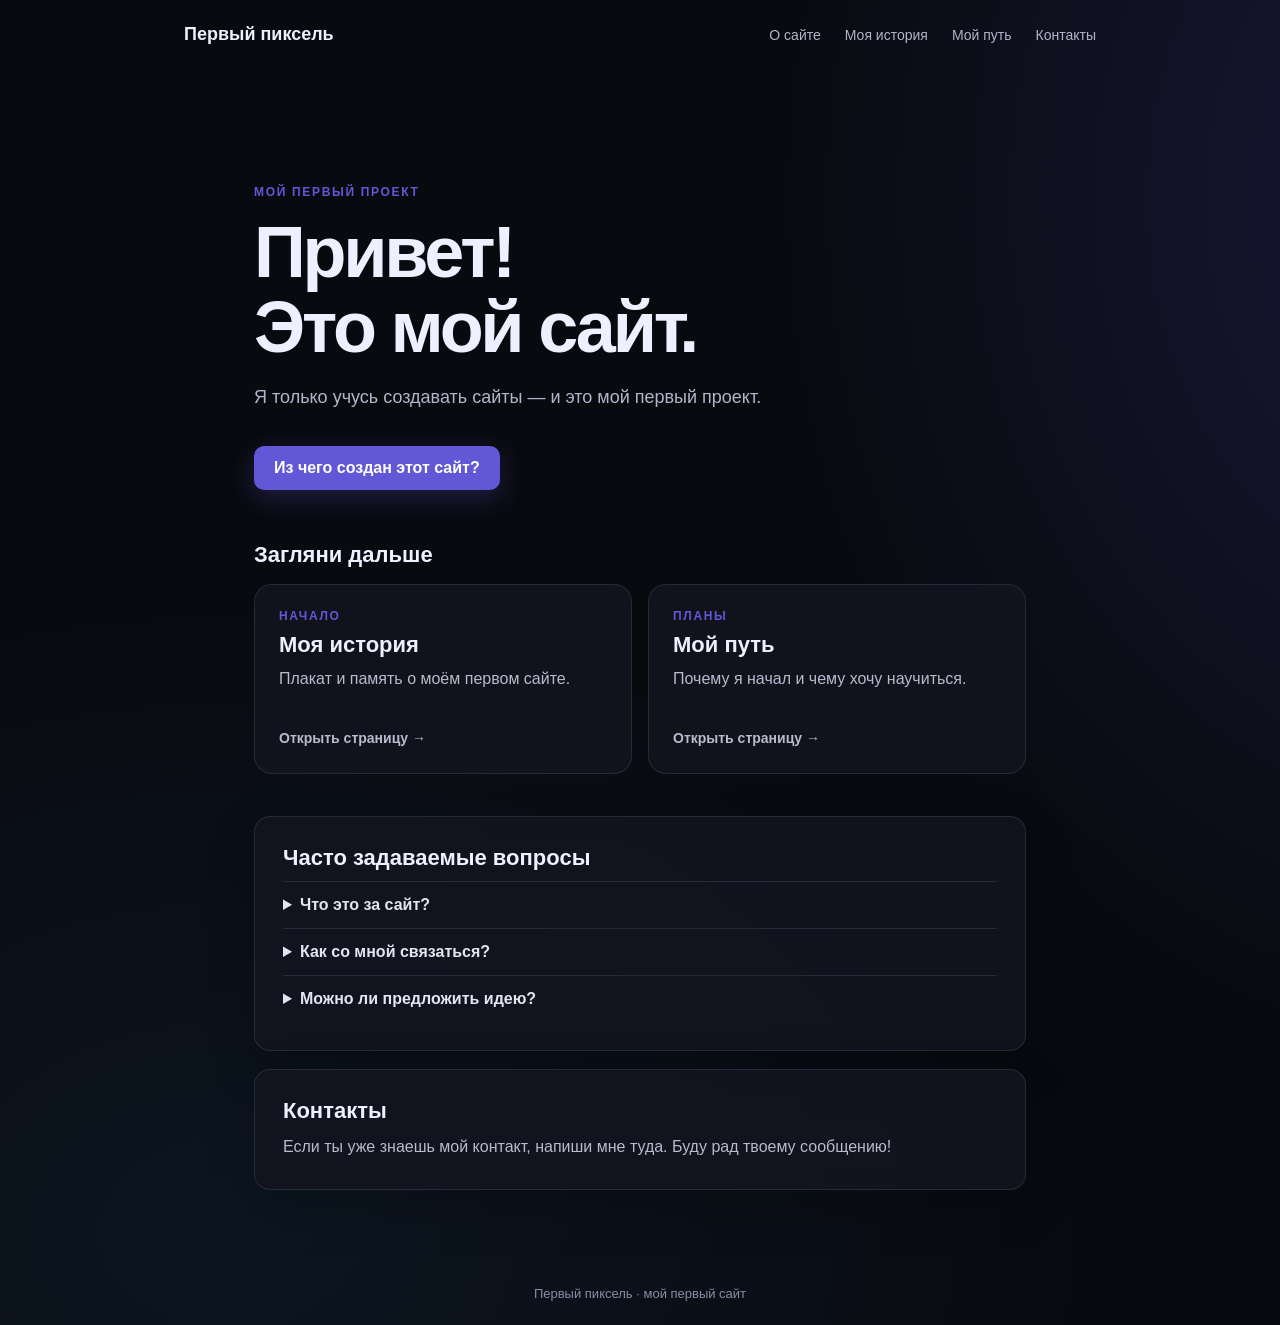
<file: index.html>
<!doctype html>
<html lang="ru">
<head>
  <meta charset="UTF-8">
  <meta name="viewport" content="width=device-width, initial-scale=1.0">
  <title>Первый пиксель — мой первый сайт</title>
  <meta name="description" content="Мой первый сайт: история, первые шаги в создании сайтов и планы на будущее.">
  <meta name="theme-color" content="#090a10">
  <link rel="stylesheet" href="style.css">
  <script src="script.js" defer></script>
</head>
<body>
  <a class="skip-link" href="#main">Перейти к содержимому</a>
  <header class="topbar">
    <a class="logo" href="#main">Первый пиксель</a>
    <nav aria-label="Основная навигация">
      <a href="#about">О сайте</a>
      <a href="story.html">Моя история</a>
      <a href="journey.html">Мой путь</a>
      <a href="#contact">Контакты</a>
    </nav>
  </header>

  <main id="main">
    <section class="hero">
      <p class="eyebrow">МОЙ ПЕРВЫЙ ПРОЕКТ</p>
      <h1>Привет!<br>Это мой сайт.</h1>
      <p class="intro">Я только учусь создавать сайты — и это мой первый проект.</p>
      <button id="hello-button" type="button" aria-controls="fact-card" aria-expanded="false">Из чего создан этот сайт?</button>
    </section>

    <section id="fact-card" class="info-card fact-card" hidden aria-labelledby="fact-title">
      <button id="close-fact" class="close-button" type="button" aria-label="Закрыть карточку">×</button>
      <p class="eyebrow">НЕМНОГО О МОЁМ САЙТЕ</p>
      <h2 id="fact-title">Как я его сделал?</h2>
      <p>Сначала я добавил на страницу текст и кнопки, потом выбрал цвета и оформление. HTML помогает разместить содержимое, CSS отвечает за внешний вид, а JavaScript — за действия. Например, благодаря ему открывается эта карточка. Я только учусь, и этот сайт — мой первый шаг.</p>
    </section>

    <section class="page-links" aria-labelledby="page-links-title">
      <h2 id="page-links-title">Загляни дальше</h2>
      <div class="page-link-grid">
        <a class="page-link-card" href="story.html">
          <span class="eyebrow">НАЧАЛО</span>
          <strong>Моя история</strong>
          <span>Плакат и память о моём первом сайте.</span>
          <span class="page-link-arrow">Открыть страницу <span aria-hidden="true">→</span></span>
        </a>
        <a class="page-link-card" href="journey.html">
          <span class="eyebrow">ПЛАНЫ</span>
          <strong>Мой путь</strong>
          <span>Почему я начал и чему хочу научиться.</span>
          <span class="page-link-arrow">Открыть страницу <span aria-hidden="true">→</span></span>
        </a>
      </div>
    </section>

    <section id="about" class="info-card">
      <h2>Часто задаваемые вопросы</h2>
      <details>
        <summary>Что это за сайт?</summary>
        <p>Это мой первый сайт. Я только начинаю учиться создавать сайты.</p>
      </details>
      <details>
        <summary>Как со мной связаться?</summary>
        <p>Конечно! Если у тебя есть мой контакт, напиши мне — я буду рад.</p>
      </details>
      <details>
        <summary>Можно ли предложить идею?</summary>
        <p>Конечно! Буду с радостью ждать ваши идеи и предложения.</p>
      </details>
    </section>

    <section id="contact" class="info-card contact-card">
      <h2>Контакты</h2>
      <p>Если ты уже знаешь мой контакт, напиши мне туда. Буду рад твоему сообщению!</p>
    </section>
  </main>

  <footer>Первый пиксель · мой первый сайт</footer>
</body>
</html>
</file>
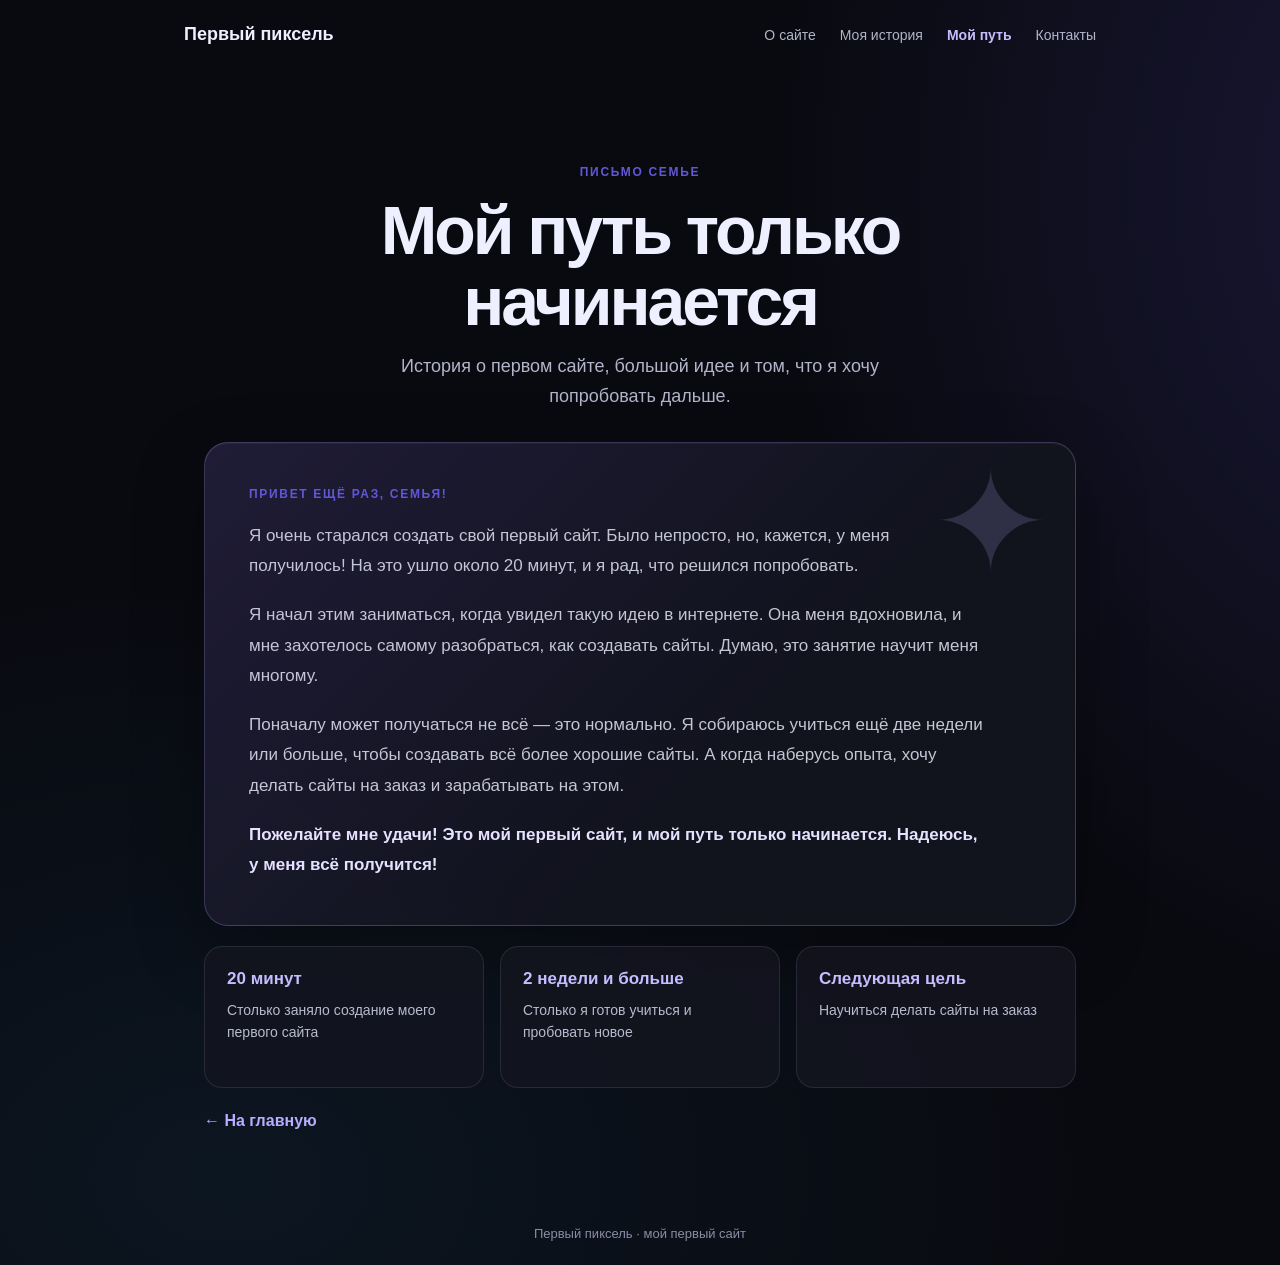
<file: journey.html>
<!doctype html>
<html lang="ru">
<head>
  <meta charset="UTF-8">
  <meta name="viewport" content="width=device-width, initial-scale=1.0">
  <title>Мой путь — Первый пиксель</title>
  <meta name="description" content="Мой рассказ о первом сайте, обучении и планах создавать сайты на заказ.">
  <meta name="theme-color" content="#090a10">
  <link rel="stylesheet" href="style.css">
</head>
<body>
  <a class="skip-link" href="#main">Перейти к содержимому</a>
  <header class="topbar">
    <a class="logo" href="index.html">Первый пиксель</a>
    <nav aria-label="Основная навигация">
      <a href="index.html#about">О сайте</a>
      <a href="story.html">Моя история</a>
      <a href="journey.html" aria-current="page">Мой путь</a>
      <a href="index.html#contact">Контакты</a>
    </nav>
  </header>

  <main id="main" class="journey-main">
    <section class="journey-hero">
      <p class="eyebrow">ПИСЬМО СЕМЬЕ</p>
      <h1>Мой путь только начинается</h1>
      <p class="intro">История о первом сайте, большой идее и том, что я хочу попробовать дальше.</p>
    </section>

    <article class="journey-letter">
      <div class="journey-letter-content">
        <p class="eyebrow">ПРИВЕТ ЕЩЁ РАЗ, СЕМЬЯ!</p>
        <p>Я очень старался создать свой первый сайт. Было непросто, но, кажется, у меня получилось! На это ушло около 20 минут, и я рад, что решился попробовать.</p>
        <p>Я начал этим заниматься, когда увидел такую идею в интернете. Она меня вдохновила, и мне захотелось самому разобраться, как создавать сайты. Думаю, это занятие научит меня многому.</p>
        <p>Поначалу может получаться не всё — это нормально. Я собираюсь учиться ещё две недели или больше, чтобы создавать всё более хорошие сайты. А когда наберусь опыта, хочу делать сайты на заказ и зарабатывать на этом.</p>
        <p class="journey-signoff">Пожелайте мне удачи! Это мой первый сайт, и мой путь только начинается. Надеюсь, у меня всё получится!</p>
      </div>
      <span class="journey-spark" aria-hidden="true">✦</span>
    </article>

    <section class="journey-steps" aria-label="Мои планы">
      <article class="journey-step">
        <strong>20 минут</strong>
        <span>Столько заняло создание моего первого сайта</span>
      </article>
      <article class="journey-step">
        <strong>2 недели и больше</strong>
        <span>Столько я готов учиться и пробовать новое</span>
      </article>
      <article class="journey-step">
        <strong>Следующая цель</strong>
        <span>Научиться делать сайты на заказ</span>
      </article>
    </section>

    <a class="back-link" href="index.html">← На главную</a>
  </main>

  <footer>Первый пиксель · мой первый сайт</footer>
</body>
</html>
</file>
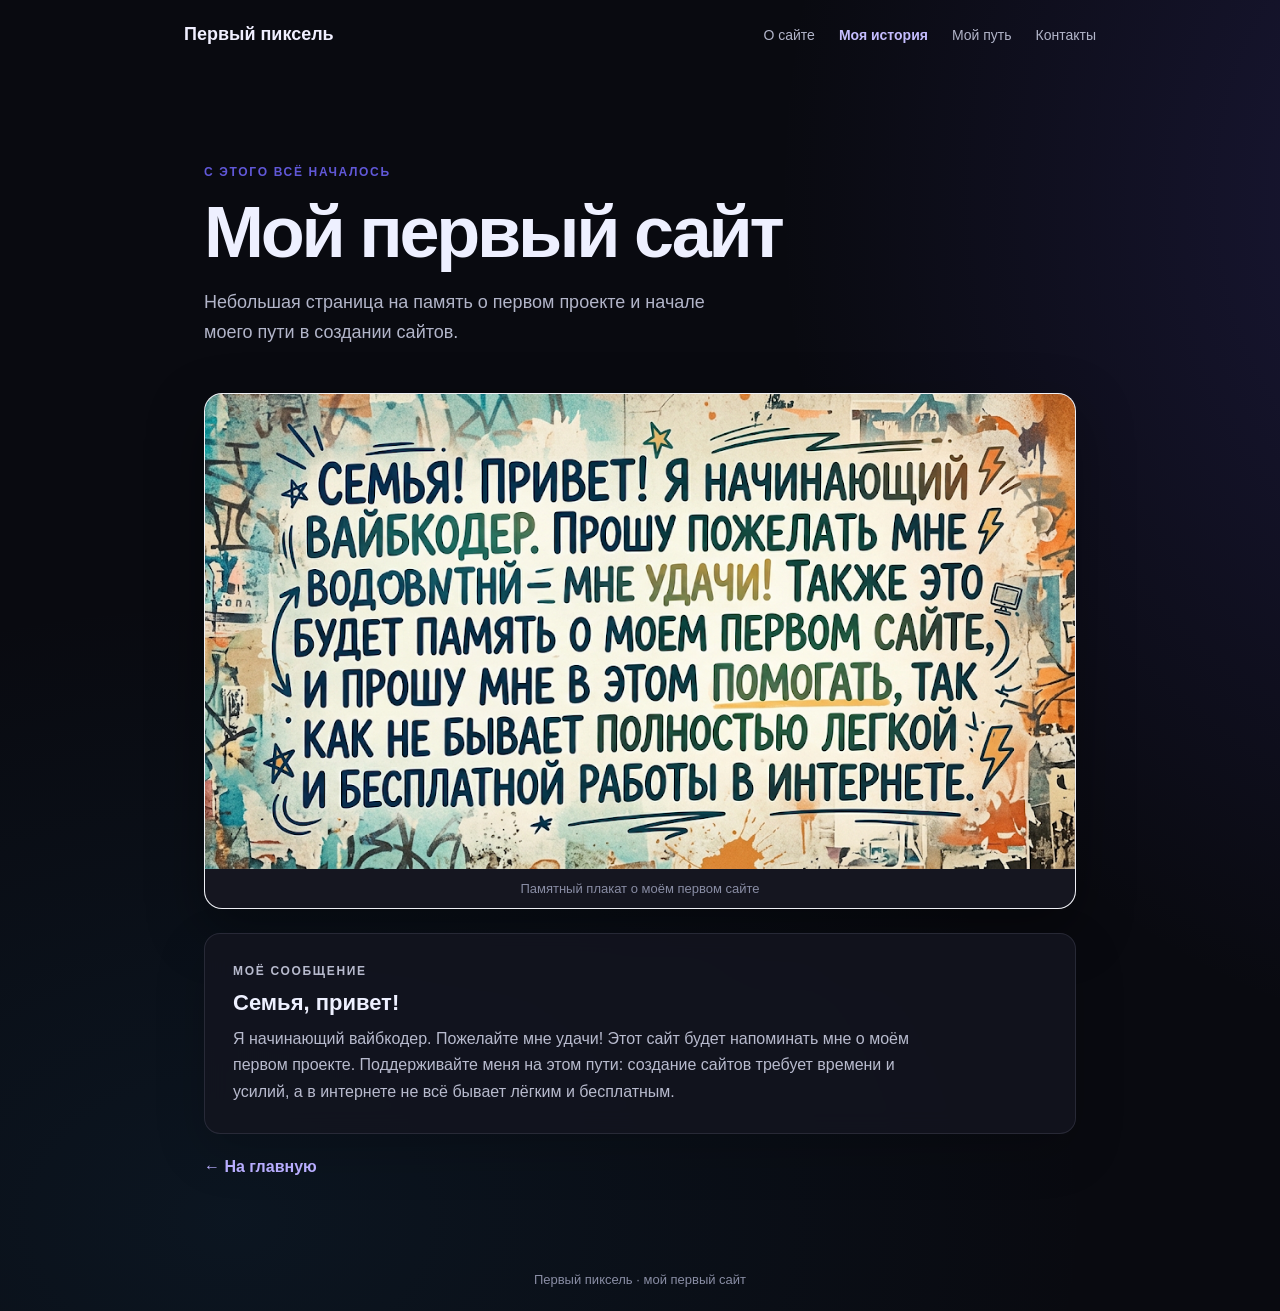
<file: story.html>
<!doctype html>
<html lang="ru">
<head>
  <meta charset="UTF-8">
  <meta name="viewport" content="width=device-width, initial-scale=1.0">
  <title>Моя история — Первый пиксель</title>
  <meta name="description" content="Памятная страница о моём первом сайте и начале пути в создании сайтов.">
  <meta name="theme-color" content="#090a10">
  <link rel="stylesheet" href="style.css">
</head>
<body>
  <a class="skip-link" href="#main">Перейти к содержимому</a>
  <header class="topbar">
    <a class="logo" href="index.html">Первый пиксель</a>
    <nav aria-label="Основная навигация">
      <a href="index.html#about">О сайте</a>
      <a href="story.html" aria-current="page">Моя история</a>
      <a href="journey.html">Мой путь</a>
      <a href="index.html#contact">Контакты</a>
    </nav>
  </header>

  <main id="main" class="story-main">
    <section class="story-hero">
      <p class="eyebrow">С ЭТОГО ВСЁ НАЧАЛОСЬ</p>
      <h1>Мой первый сайт</h1>
      <p class="intro">Небольшая страница на память о первом проекте и начале моего пути в создании сайтов.</p>
    </section>

    <figure class="story-poster">
      <img src="images/my-first-site-poster.png" alt="Плакат: семья, привет! Я начинающий вайбкодер. Пожелайте мне удачи — этот сайт станет памятью о моём первом проекте.">
      <figcaption>Памятный плакат о моём первом сайте</figcaption>
    </figure>

    <section class="info-card story-note">
      <p class="eyebrow">МОЁ СООБЩЕНИЕ</p>
      <h2>Семья, привет!</h2>
      <p>Я начинающий вайбкодер. Пожелайте мне удачи! Этот сайт будет напоминать мне о моём первом проекте. Поддерживайте меня на этом пути: создание сайтов требует времени и усилий, а в интернете не всё бывает лёгким и бесплатным.</p>
    </section>

    <a class="back-link" href="index.html">← На главную</a>
  </main>

  <footer>Первый пиксель · мой первый сайт</footer>
</body>
</html>
</file>
<file: style.css>
:root {
  color-scheme: light;
  font-family: "Segoe UI", Arial, sans-serif;
  color: #20263a;
  background: #f5f6fb;
}

* { box-sizing: border-box; }
html { scroll-behavior: smooth; }

body {
  margin: 0;
  min-height: 100vh;
  background: radial-gradient(circle at 75% 15%, #e5e7ff 0, transparent 30%), #f5f6fb;
}

.topbar {
  max-width: 960px;
  margin: 0 auto;
  padding: 24px 24px;
  display: flex;
  justify-content: space-between;
  align-items: center;
}

.logo { font-weight: 700; font-size: 18px; color: #20263a; text-decoration: none; }
nav { display: flex; gap: 24px; }
nav a { color: #596078; text-decoration: none; font-size: 14px; }
nav a:hover { color: #6158d8; }

main { max-width: 820px; margin: 0 auto; padding: 40px 24px 72px; }
.hero { padding: 64px 0 52px; }
.eyebrow { color: #6158d8; font-size: 12px; font-weight: 700; letter-spacing: 0.14em; }
h1 { margin: 16px 0; font-size: clamp(42px, 8vw, 72px); line-height: 1.04; letter-spacing: -0.045em; }
.intro { max-width: 520px; color: #596078; font-size: 18px; line-height: 1.65; }
button { margin-top: 16px; padding: 13px 20px; border: 0; border-radius: 10px; background: #6158d8; color: white; font: inherit; font-weight: 600; cursor: pointer; }
button:hover { background: #4e45c2; }
button:focus-visible, a:focus-visible { outline: 3px solid #a9a4ff; outline-offset: 3px; }
.message { min-height: 24px; color: #4e45c2; font-weight: 600; }
.info-card { margin-top: 18px; padding: 28px; border: 1px solid #e6e8f0; border-radius: 16px; background: rgba(255, 255, 255, 0.82); }
h2 { margin: 0 0 10px; font-size: 22px; }
.info-card p { margin: 0; color: #596078; line-height: 1.65; }
footer { padding: 24px; text-align: center; color: #858ba0; font-size: 13px; }

@media (max-width: 520px) {
  .topbar { padding: 18px; }
  nav { gap: 14px; }
  main { padding: 20px 18px 52px; }
  .hero { padding: 56px 0 36px; }
  .info-card { padding: 22px; }
}

details { padding: 14px 0; border-top: 1px solid #e6e8f0; }
details:first-of-type { margin-top: 8px; }
summary { color: #30364b; font-weight: 600; cursor: pointer; }
details p { padding-top: 8px; }
.contact-card a { color: #6158d8; }
.contact-note { margin-top: 8px !important; font-size: 14px; }

.fact-card {
  position: relative;
  margin: -12px 0 42px;
  border-color: #d8d5ff;
}

.fact-list {
  padding-left: 22px;
  color: #596078;
  line-height: 1.65;
}

.fact-list li + li { margin-top: 8px; }
.fact-list strong { color: #30364b; }
.fact-card[hidden] { display: none; }

.close-button {
  position: absolute;
  top: 16px;
  right: 16px;
  width: 34px;
  height: 34px;
  margin: 0;
  padding: 0;
  border-radius: 50%;
  background: #f0efff;
  color: #4e45c2;
  font-size: 24px;
  line-height: 1;
}

.close-button:hover { background: #e4e1ff; }

.story-main { max-width: 920px; }
.story-hero { padding: 44px 0 28px; }
.story-hero h1 { margin-bottom: 12px; }
.story-poster { margin: 0; overflow: hidden; border: 1px solid #e6e8f0; border-radius: 18px; background: white; box-shadow: 0 16px 40px rgba(32, 38, 58, 0.08); }
.story-poster img { display: block; width: 100%; height: auto; }
.story-poster figcaption { padding: 12px 18px; color: #858ba0; text-align: center; font-size: 13px; }
.story-note { margin-top: 24px; }
.story-note .eyebrow { margin-bottom: 8px; }
.story-note p:last-child { max-width: 720px; }
.back-link { display: inline-block; margin-top: 24px; color: #6158d8; font-weight: 600; text-decoration: none; }
.back-link:hover { text-decoration: underline; }
nav a[aria-current="page"] { color: #6158d8; font-weight: 700; }

@media (max-width: 520px) {
  .topbar { align-items: flex-start; gap: 14px; }
  nav { flex-wrap: wrap; justify-content: flex-end; }
  .story-poster { border-radius: 12px; }
}

/* Тёмная тема и плавные эффекты */
:root {
  color-scheme: dark;
  color: #eef0ff;
  background: #090a10;
}

body {
  background:
    radial-gradient(ellipse at 78% 10%, rgba(98, 82, 220, 0.20), transparent 34%),
    radial-gradient(ellipse at 12% 62%, rgba(30, 105, 155, 0.12), transparent 36%),
    #090a10;
  background-size: 150% 150%;
  animation: background-drift 22s ease-in-out infinite alternate;
}

.logo { color: #f0efff; transition: color 220ms ease, text-shadow 220ms ease; }
.logo:hover { color: #c5bdff; text-shadow: 0 0 22px rgba(154, 139, 255, 0.45); }
nav a { color: #b2b5c9; transition: color 220ms ease, transform 220ms ease; }
nav a:hover { color: #d0caff; transform: translateY(-2px); }
nav a[aria-current="page"] { color: #c5bdff; }

.intro { color: #b2b5c9; }
.info-card {
  border-color: rgba(173, 176, 210, 0.14);
  background: rgba(20, 21, 31, 0.84);
  box-shadow: 0 18px 50px rgba(0, 0, 0, 0.18);
  backdrop-filter: blur(12px);
  transition: transform 260ms ease, border-color 260ms ease, box-shadow 260ms ease;
}
.info-card:hover {
  transform: translateY(-3px);
  border-color: rgba(157, 143, 255, 0.38);
  box-shadow: 0 22px 56px rgba(0, 0, 0, 0.3), 0 0 28px rgba(97, 88, 216, 0.08);
}
.info-card p, .fact-list { color: #b8bbce; }
.fact-list strong, summary { color: #e4e5f2; }
details { border-color: rgba(173, 176, 210, 0.14); }
.contact-card a, .back-link { color: #b8adff; }
.contact-note, footer { color: #898da4; }
.close-button { background: #28253f; color: #d4ceff; }
.close-button:hover { background: #383253; }
.close-button:focus-visible { outline: 2px solid rgba(197, 189, 255, 0.72); outline-offset: 1px; }
.story-poster { border-color: rgba(173, 176, 210, 0.18); box-shadow: 0 20px 55px rgba(0, 0, 0, 0.35); }
.story-poster figcaption { color: #898da4; background: #151620; }

button {
  box-shadow: 0 8px 26px rgba(97, 88, 216, 0.26);
  transition: transform 220ms ease, background 220ms ease, box-shadow 220ms ease;
}
button:hover { transform: translateY(-3px); box-shadow: 0 12px 32px rgba(97, 88, 216, 0.4); }
button:active { transform: translateY(0) scale(0.98); }

body > .topbar, main > :not([hidden]), body > footer {
  animation: reveal-up 760ms cubic-bezier(0.2, 0.75, 0.25, 1) both;
}
main > :nth-child(2) { animation-delay: 120ms; }
main > :nth-child(3) { animation-delay: 220ms; }
main > :nth-child(4) { animation-delay: 320ms; }
body > footer { animation-delay: 380ms; }
.story-poster {
  transition: transform 320ms ease, box-shadow 320ms ease;
}
.story-poster:hover { transform: translateY(-4px); box-shadow: 0 26px 64px rgba(0, 0, 0, 0.42); }
.story-poster img { transition: transform 650ms cubic-bezier(0.2, 0.75, 0.25, 1), filter 650ms ease; }
.story-poster:hover img { transform: scale(1.035); filter: saturate(1.08); }
.story-poster figcaption { transition: transform 260ms ease, color 260ms ease; }
.story-poster:hover figcaption { transform: translateY(-2px); color: #bdb4ff; }

@keyframes reveal-up {
  from { opacity: 0; filter: blur(4px); }
  to { opacity: 1; filter: blur(0); }
}
@keyframes background-drift {
  from { background-position: 0% 0%; }
  to { background-position: 100% 100%; }
}

@media (prefers-reduced-motion: reduce) {
  *, *::before, *::after {
    scroll-behavior: auto !important;
    animation-duration: 0.01ms !important;
    animation-iteration-count: 1 !important;
    transition-duration: 0.01ms !important;
  }
}

.journey-main { max-width: 920px; }
.journey-hero { padding: 44px 0 30px; text-align: center; }
.journey-hero .intro { margin: 0 auto; }
.journey-hero h1 { font-size: clamp(38px, 7vw, 68px); }
.journey-letter {
  position: relative;
  overflow: hidden;
  padding: clamp(26px, 5vw, 44px);
  border: 1px solid rgba(174, 159, 255, 0.25);
  border-radius: 24px;
  background: linear-gradient(135deg, rgba(34, 30, 58, 0.92), rgba(18, 20, 30, 0.94) 62%);
  box-shadow: 0 24px 70px rgba(0, 0, 0, 0.3), inset 0 1px rgba(255, 255, 255, 0.04);
  animation: letter-glow 6s ease-in-out infinite alternate;
}
.journey-letter-content { position: relative; z-index: 1; max-width: 740px; transition: transform 280ms ease; }
.journey-letter { transition: transform 300ms ease; }
.journey-letter:hover { transform: translateY(-4px); }
.journey-letter:hover .journey-letter-content { transform: translateY(-2px); }
.journey-letter-content .eyebrow { margin: 0 0 20px; }
.journey-letter-content p:not(.eyebrow) { margin: 0; color: #c4c5d5; font-size: 17px; line-height: 1.8; }
.journey-letter-content p + p { margin-top: 18px !important; }
.journey-letter-content .journey-signoff { color: #e6e1ff !important; font-weight: 600; }
.journey-spark {
  position: absolute;
  top: 10px;
  right: 26px;
  color: rgba(190, 176, 255, 0.18);
  font-size: 140px;
  line-height: 1;
  animation: spark-float 5s ease-in-out infinite alternate;
}
.journey-steps { display: grid; grid-template-columns: repeat(3, 1fr); gap: 16px; margin-top: 20px; }
.journey-step {
  min-height: 142px;
  padding: 22px;
  border: 1px solid rgba(173, 176, 210, 0.14);
  border-radius: 18px;
  background: rgba(20, 21, 31, 0.84);
  transition: transform 260ms ease, border-color 260ms ease, box-shadow 260ms ease;
}
.journey-step:hover { transform: translateY(-6px); border-color: rgba(157, 143, 255, 0.45); box-shadow: 0 14px 34px rgba(97, 88, 216, 0.13); }
.journey-step strong { display: block; margin-bottom: 10px; color: #c5bdff; font-size: 17px; }
.journey-step span { display: block; color: #b8bbce; font-size: 14px; line-height: 1.6; transition: transform 240ms ease, color 240ms ease; }
.journey-step strong { transition: transform 240ms ease, color 240ms ease; }
.journey-step:hover strong, .journey-step:hover span { transform: translateY(-2px); }
.journey-step:nth-child(1) { animation: reveal-up 700ms 120ms both; }
.journey-step:nth-child(2) { animation: reveal-up 700ms 240ms both; }
.journey-step:nth-child(3) { animation: reveal-up 700ms 360ms both; }

@keyframes letter-glow {
  from { border-color: rgba(174, 159, 255, 0.2); box-shadow: 0 24px 70px rgba(0, 0, 0, 0.3), 0 0 18px rgba(97, 88, 216, 0.04); }
  to { border-color: rgba(174, 159, 255, 0.42); box-shadow: 0 24px 70px rgba(0, 0, 0, 0.3), 0 0 34px rgba(97, 88, 216, 0.15); }
}
@keyframes spark-float {
  from { transform: translateY(0) rotate(0deg); }
  to { transform: translateY(-10px) rotate(10deg); }
}

@media (max-width: 680px) {
  .journey-steps { grid-template-columns: 1fr; }
  .journey-step { min-height: auto; }
  .journey-hero { padding-top: 36px; }
  .journey-letter { border-radius: 18px; }
}

@media (prefers-reduced-motion: reduce) {
  .journey-letter, .journey-spark, .journey-step { animation: none !important; }
}

.skip-link {
  position: fixed;
  z-index: 20;
  top: 12px;
  left: 12px;
  padding: 10px 14px;
  border: 1px solid rgba(197, 189, 255, 0.5);
  border-radius: 10px;
  background: #171522;
  color: #f0efff;
  text-decoration: none;
  transform: translateY(-160%);
  transition: transform 180ms ease;
}
.skip-link:focus { transform: translateY(0); }
#main { scroll-margin-top: 24px; }

.page-links { margin: 0 0 42px; }
.page-links h2 { margin-bottom: 16px; }
.page-link-grid { display: grid; grid-template-columns: repeat(2, minmax(0, 1fr)); gap: 16px; }
.page-link-card {
  display: flex;
  min-height: 190px;
  flex-direction: column;
  align-items: flex-start;
  gap: 9px;
  padding: 24px;
  border: 1px solid rgba(173, 176, 210, 0.14);
  border-radius: 18px;
  background: rgba(20, 21, 31, 0.84);
  color: #eef0ff;
  text-decoration: none;
  transition: transform 260ms ease, border-color 260ms ease, box-shadow 260ms ease;
}
.page-link-card:hover {
  transform: translateY(-5px);
  border-color: rgba(157, 143, 255, 0.42);
  box-shadow: 0 16px 40px rgba(97, 88, 216, 0.12);
}
.page-link-card .eyebrow { margin: 0; }
.page-link-card strong { font-size: 22px; }
.page-link-card > span:not(.eyebrow) { color: #b8bbce; line-height: 1.55; }
.page-link-card .page-link-arrow { margin-top: auto; color: #c5bdff; font-size: 14px; font-weight: 600; }

@media (max-width: 680px) {
  .page-link-grid { grid-template-columns: 1fr; }
  .page-link-card { min-height: 160px; }
}
</file>
